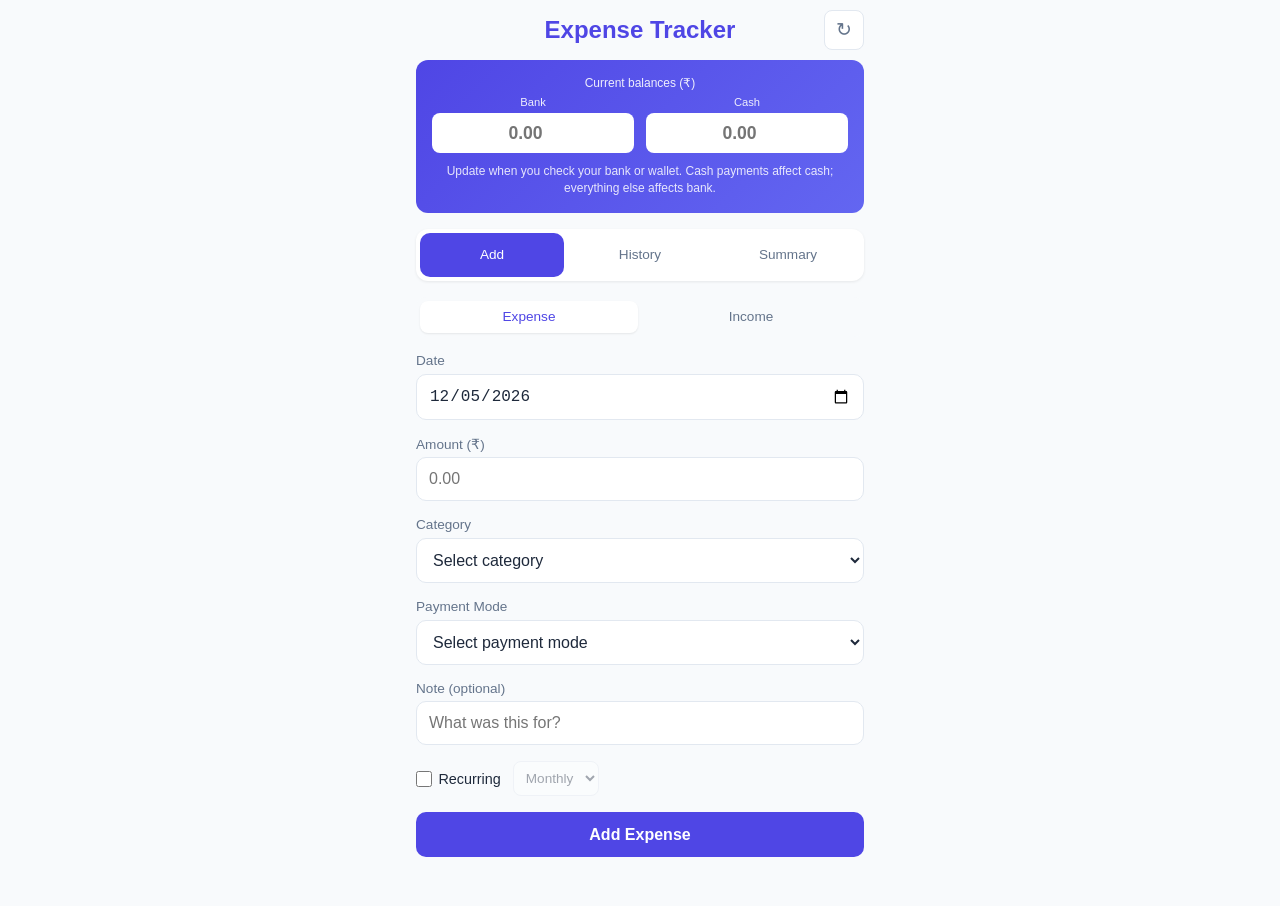
<file: index.html>
<!DOCTYPE html>
<html lang="en">
<head>
<meta charset="UTF-8">
<meta name="viewport" content="width=device-width, initial-scale=1.0, viewport-fit=cover, user-scalable=no">
<meta name="theme-color" content="#4f46e5">
<meta name="apple-mobile-web-app-capable" content="yes">
<meta name="apple-mobile-web-app-status-bar-style" content="default">
<meta name="apple-mobile-web-app-title" content="Expenses">
<link rel="manifest" href="manifest.json">
<link rel="apple-touch-icon" href="icon.svg">
<title>Expense Tracker</title>
<style>
*{margin:0;padding:0;box-sizing:border-box}
:root{--p:#4f46e5;--bg:#f8fafc;--card:#fff;--tx:#1e293b;--mt:#64748b;--bd:#e2e8f0;--dg:#ef4444;--ok:#10b981;--warn:#f59e0b}
body{font-family:-apple-system,BlinkMacSystemFont,'Segoe UI',Roboto,sans-serif;background:var(--bg);color:var(--tx);min-height:100vh;min-height:100dvh;padding-bottom:calc(2rem + env(safe-area-inset-bottom));padding-left:env(safe-area-inset-left);padding-right:env(safe-area-inset-right)}
.ctn{max-width:480px;margin:0 auto;padding:1rem}
header{text-align:center;margin-bottom:1rem}
header.hdr{display:flex;align-items:center;justify-content:center;position:relative}
header h1{font-size:1.5rem;color:var(--p)}
.refresh-btn{position:absolute;right:0;background:var(--card);border:1.5px solid var(--bd);border-radius:8px;width:40px;height:40px;font-size:1.2rem;line-height:1;color:var(--mt);cursor:pointer;touch-action:manipulation;-webkit-tap-highlight-color:transparent}
.refresh-btn:active{background:var(--bg);color:var(--p)}
header p{color:var(--mt);font-size:.9rem;margin-top:.25rem}
.tabs{display:flex;gap:.25rem;background:var(--card);border-radius:12px;padding:.25rem;margin-bottom:1rem;box-shadow:0 1px 3px rgba(0,0,0,.08)}
.tab{flex:1;padding:.75rem .5rem;border:none;background:0 0;border-radius:10px;font-size:.85rem;font-weight:500;color:var(--mt);cursor:pointer;touch-action:manipulation;-webkit-tap-highlight-color:transparent;min-height:44px}
.tab.active{background:var(--p);color:#fff}
.tc{display:none}.tc.active{display:block}
.fg{margin-bottom:1rem}
.fg label{display:block;font-size:.85rem;font-weight:500;margin-bottom:.35rem;color:var(--mt)}
.fg input,.fg select{width:100%;padding:.75rem;border:1.5px solid var(--bd);border-radius:10px;font-size:1rem;background:var(--card);color:var(--tx)}
.bp{width:100%;padding:.85rem;background:var(--p);color:#fff;border:none;border-radius:10px;font-size:1rem;font-weight:600;cursor:pointer}
.bp:active{transform:scale(.98)}
.fr{display:flex;align-items:center;gap:.75rem;margin-bottom:1rem}
.cl{display:flex;align-items:center;gap:.4rem;font-size:.9rem;cursor:pointer}
.cl input{width:1rem;height:1rem;accent-color:var(--p)}
.fr select{padding:.5rem;border:1.5px solid var(--bd);border-radius:8px;font-size:.85rem;background:var(--card);color:var(--tx)}
.fr select:disabled{opacity:.4}
.frow{display:flex;gap:.5rem;margin-bottom:1rem}
.frow select{flex:1;padding:.6rem;border:1.5px solid var(--bd);border-radius:10px;font-size:.85rem;background:var(--card);color:var(--tx)}
.ei{background:var(--card);border-radius:12px;padding:.85rem 1rem;margin-bottom:.5rem;display:flex;justify-content:space-between;align-items:center;box-shadow:0 1px 2px rgba(0,0,0,.05)}
.einf{flex:1;min-width:0}
.ecat{font-weight:600;font-size:.95rem}
.emeta{font-size:.78rem;color:var(--mt);margin-top:.2rem;overflow:hidden;text-overflow:ellipsis;white-space:nowrap}
.ert{display:flex;align-items:center;gap:.5rem;flex-shrink:0}
.eamt{font-size:1.05rem;font-weight:700;color:var(--dg);white-space:nowrap}
.eamt.inc{color:var(--ok)}
.type-toggle{display:flex;gap:.25rem;background:var(--bg);border-radius:10px;padding:.25rem;margin-bottom:1rem}
.type-toggle button{flex:1;padding:.55rem;border:none;background:0 0;border-radius:8px;font-size:.85rem;font-weight:500;color:var(--mt);cursor:pointer}
.type-toggle button.active{background:var(--card);color:var(--p);box-shadow:0 1px 2px rgba(0,0,0,.08)}
.exp-only{}.inc-only{display:none}
.form-income .exp-only{display:none}
.form-income .inc-only{display:block}
.edel{border:1px solid var(--dg);color:var(--dg);background:var(--card);font-size:.85rem;font-weight:600;cursor:pointer;padding:.5rem .75rem;border-radius:6px;line-height:1;min-width:44px;min-height:44px;touch-action:manipulation;-webkit-tap-highlight-color:transparent}
.edel:active{background:#fee2e2}
.tb{background:var(--p);color:#fff;text-align:center;padding:.75rem;border-radius:10px;font-weight:600;margin-top:1rem;font-size:1rem}
.rb{display:inline-block;font-size:.65rem;font-weight:600;text-transform:uppercase;background:#ede9fe;color:#7c3aed;padding:.15rem .45rem;border-radius:4px;margin-left:.4rem;vertical-align:middle}
.smn{display:flex;justify-content:space-between;align-items:center;margin-bottom:1rem}
.smn span{font-weight:600;font-size:1rem}
.nb{background:var(--card);border:1.5px solid var(--bd);border-radius:8px;padding:.4rem .8rem;font-size:1rem;cursor:pointer;color:var(--tx)}
.sc{background:var(--card);border-radius:12px;padding:.85rem 1rem;margin-bottom:.5rem;display:flex;justify-content:space-between;align-items:center;box-shadow:0 1px 2px rgba(0,0,0,.05)}
.sc .cn{font-weight:500;font-size:.9rem}
.sc .cb{height:4px;background:var(--bd);border-radius:2px;margin-top:.35rem;width:100%}
.sc .cbf{height:100%;background:var(--p);border-radius:2px}
.sc .ca{font-weight:700;color:var(--dg);white-space:nowrap;margin-left:1rem}
.ps{margin-top:1rem}.ps h3{font-size:.9rem;color:var(--mt);margin-bottom:.5rem}
.pi{display:flex;justify-content:space-between;padding:.5rem 0;border-bottom:1px solid var(--bd);font-size:.9rem}
.es{text-align:center;padding:3rem 1rem;color:var(--mt)}
.cc{background:var(--card);border-radius:12px;padding:1rem;margin-top:1rem;box-shadow:0 1px 2px rgba(0,0,0,.05);overflow:hidden}
.ct{font-size:.85rem;font-weight:600;color:var(--mt);margin-bottom:.75rem;text-transform:uppercase;letter-spacing:.04em}
.dw{display:flex;align-items:center;gap:1rem;overflow:hidden}
.dr{width:100px;height:100px;border-radius:50%;position:relative;flex-shrink:0}
.dc{position:absolute;top:50%;left:50%;transform:translate(-50%,-50%);width:58px;height:58px;background:var(--card);border-radius:50%;display:flex;flex-direction:column;justify-content:center;text-align:center}
.dc .dt{font-size:.8rem;font-weight:700;color:var(--tx);line-height:1.1}
.dc .dl{font-size:.6rem;color:var(--mt)}
.dleg{flex:1;min-width:0;display:flex;flex-direction:column;gap:.3rem;overflow:hidden}
.li{display:flex;align-items:center;gap:.35rem;font-size:.72rem;color:var(--tx);min-width:0}
.ld{width:7px;height:7px;border-radius:50%;flex-shrink:0}
.ln{overflow:hidden;text-overflow:ellipsis;white-space:nowrap;flex:1;min-width:0}
.lv{font-weight:600;color:var(--mt);flex-shrink:0}
.bch{display:flex;align-items:flex-end;gap:1px;height:90px;padding-bottom:1.1rem;position:relative}
.bch::after{content:'';position:absolute;bottom:1rem;left:0;right:0;height:1px;background:var(--bd)}
.bco{flex:1;display:flex;flex-direction:column;align-items:center;position:relative;z-index:1;min-width:0}
.ba{width:100%;max-width:12px;background:var(--p);border-radius:2px 2px 0 0;min-height:1px;position:relative;flex-shrink:1;cursor:pointer}
.bl{font-size:.55rem;color:var(--mt);position:absolute;bottom:-.95rem;white-space:nowrap;line-height:1}
.bt{display:none;position:absolute;top:-1.5rem;left:50%;transform:translateX(-50%);background:var(--tx);color:#fff;font-size:.6rem;padding:.15rem .35rem;border-radius:4px;white-space:nowrap;pointer-events:none;z-index:10}
.ba:hover .bt{display:block}
.tr{display:flex;align-items:center;gap:.4rem;margin-bottom:.4rem}
.tl{font-size:.72rem;color:var(--mt);width:36px;flex-shrink:0;text-align:right}
.tt{flex:1;height:18px;background:var(--bd);border-radius:4px;overflow:hidden;min-width:0}
.tf{height:100%;background:var(--p);border-radius:4px;min-width:2px}
.tv{font-size:.7rem;font-weight:600;color:var(--tx);width:60px;text-align:right;flex-shrink:0;overflow:hidden;text-overflow:ellipsis}
.tst{position:fixed;bottom:2rem;left:50%;transform:translateX(-50%) translateY(100px);background:var(--tx);color:#fff;padding:.75rem 1.5rem;border-radius:10px;font-size:.9rem;transition:transform .3s;z-index:100;pointer-events:none}
.tst.show{transform:translateX(-50%) translateY(0)}
.ov{background:var(--card);border-radius:12px;padding:1rem;margin-bottom:1rem;box-shadow:0 1px 3px rgba(0,0,0,.08)}
.ov h2{font-size:.85rem;color:var(--mt);font-weight:600;margin-bottom:.75rem;text-transform:uppercase;letter-spacing:.04em}
.ovg{display:grid;grid-template-columns:repeat(3,1fr);gap:.5rem;margin-bottom:.75rem}
.ovc{text-align:center;padding:.6rem .25rem;background:var(--bg);border-radius:10px}
.ovc .ol{font-size:.68rem;color:var(--mt);margin-bottom:.2rem}
.ovc .ov{font-size:.95rem;font-weight:700}
.ovc.salary .ov{color:var(--ok)}
.ovc.spent .ov{color:var(--dg)}
.ovc.left .ov{color:var(--p)}
.ovc.balance .ov{color:var(--p)}
.balance-box{background:linear-gradient(135deg,#4f46e5,#6366f1);color:#fff;border-radius:12px;padding:1rem;margin-bottom:1rem;text-align:center}
.balance-box label{display:block;font-size:.75rem;opacity:.9;margin-bottom:.35rem}
.balance-box input{width:100%;padding:.6rem;border:none;border-radius:8px;font-size:1.1rem;font-weight:700;text-align:center;color:var(--tx)}
.balance-grid{display:grid;grid-template-columns:1fr 1fr;gap:.75rem;margin-top:.35rem}
.balance-total{font-size:.85rem;margin-top:.6rem;opacity:.95}
.pbar{height:8px;background:var(--bd);border-radius:4px;overflow:hidden;margin-bottom:.35rem}
.pfill{height:100%;border-radius:4px;transition:width .3s}
.phint{font-size:.75rem;color:var(--mt);text-align:center}
.salary-row{margin-bottom:1rem}
.salary-row input{font-size:.95rem}
.salary-settings{display:grid;grid-template-columns:1fr 1fr;gap:.5rem;margin-bottom:1rem}
.salary-hint{font-size:.75rem;color:var(--mt);margin:-.5rem 0 1rem;line-height:1.4}
.cat-pct{font-size:.72rem;color:var(--mt);margin-top:.15rem}
.period-adj{margin-bottom:1rem}
.install-tip{background:var(--card);border:1px solid var(--bd);border-radius:12px;padding:.85rem 1rem;margin-bottom:1rem;display:none;box-shadow:0 1px 3px rgba(0,0,0,.08)}
.install-tip.show{display:block}
.install-tip p{font-size:.8rem;color:var(--tx);line-height:1.45;margin-bottom:.5rem}
.install-tip button{background:0 0;border:none;color:var(--mt);font-size:.75rem;cursor:pointer;padding:0}
@media(max-width:480px){
  .ctn{padding:.75rem;padding-top:calc(.75rem + env(safe-area-inset-top))}
  .dw{flex-direction:column;align-items:center}
  .dleg{width:100%}
  .tv{width:50px;font-size:.65rem}
  .frow{flex-direction:column}
  .frow select{width:100%;font-size:1rem;padding:.75rem}
  .salary-settings{grid-template-columns:1fr}
  .ovc .ov{font-size:.85rem}
  .fg input,.fg select{font-size:16px}
}
</style>
</head>
<body>
<div class="ctn">
<header class="hdr"><h1>Expense Tracker</h1><button type="button" id="hardRefresh" class="refresh-btn" title="Hard refresh" aria-label="Hard refresh">↻</button></header>
<div id="installTip" class="install-tip">
  <p id="installText"></p>
  <button type="button" id="dismissInstall">Got it</button>
</div>
<div class="balance-box">
  <label>Current balances (₹)</label>
  <div class="balance-grid">
    <div><label for="bankBalance" style="font-size:.7rem;opacity:.9">Bank</label><input type="number" id="bankBalance" step="0.01" min="0" placeholder="0.00"></div>
    <div><label for="cashBalance" style="font-size:.7rem;opacity:.9">Cash</label><input type="number" id="cashBalance" step="0.01" min="0" placeholder="0.00"></div>
  </div>
  <p id="balanceTotal" class="balance-total"></p>
  <p class="salary-hint" style="color:rgba(255,255,255,.85);margin:.5rem 0 0">Update when you check your bank or wallet. Cash payments affect cash; everything else affects bank.</p>
</div>
<div class="tabs">
  <button class="tab active" data-tab="add">Add</button>
  <button class="tab" data-tab="history">History</button>
  <button class="tab" data-tab="summary">Summary</button>
</div>
<div id="add" class="tc active">
  <div class="type-toggle">
    <button type="button" class="active" data-form="expense">Expense</button>
    <button type="button" data-form="income">Income</button>
  </div>
  <form id="expenseForm">
    <div class="fg"><label>Date</label><input type="date" id="date" required></div>
    <div class="fg"><label>Amount (₹)</label><input type="number" id="amount" step="0.01" min="0" placeholder="0.00" required></div>
    <div class="fg exp-only"><label>Category</label><select id="category"><option value="">Select category</option></select></div>
    <div class="fg exp-only"><label>Payment Mode</label><select id="paymentMode"><option value="">Select payment mode</option><option>Cash</option><option>UPI</option><option>Credit Card</option><option>Debit Card</option><option>Net Banking</option><option>Wallet</option></select></div>
    <div class="fg inc-only"><label>Category</label><select id="incomeCategory"><option value="">Select category</option></select></div>
    <div class="fg inc-only"><label>Received via</label><select id="incomeMode"><option value="Bank">Bank</option><option value="Cash">Cash</option></select></div>
    <div class="fg exp-only"><label>Note (optional)</label><input type="text" id="note" placeholder="What was this for?"></div>
    <div class="fr exp-only"><label class="cl"><input type="checkbox" id="isRecurring"><span>Recurring</span></label><select id="frequency" disabled><option value="monthly">Monthly</option><option value="weekly">Weekly</option><option value="yearly">Yearly</option></select></div>
    <button type="submit" class="bp" id="submitBtn">Add Expense</button>
  </form>
</div>
<div id="history" class="tc">
  <div class="frow">
    <select id="filterType"><option value="">All</option><option value="expense">Expenses</option><option value="income">Income</option></select>
    <select id="filterCategory"><option value="">All Categories</option></select>
    <select id="filterMonth"></select>
  </div>
  <div id="expenseList"></div>
  <div id="historyTotal" class="tb" style="display:none"></div>
</div>
<div id="summary" class="tc">
  <div class="smn"><button id="prevMonth" class="nb">&larr;</button><span id="summaryMonthLabel"></span><button id="nextMonth" class="nb">&rarr;</button></div>
  <div id="overview" class="ov"></div>
  <div id="summaryCards"></div>
  <div id="summaryTotal" class="tb"></div>
  <div id="donutChart" class="cc"></div>
  <div id="dailyChart" class="cc"></div>
  <div id="trendChart" class="cc"></div>
  <div id="paymentSummary" class="ps"></div>
</div>
<div id="toast" class="tst"></div>
</div>
<script>
function uuid() {
  if (typeof crypto !== 'undefined' && crypto.randomUUID) {
    return crypto.randomUUID();
  }
  return 'xxxxxxxx-xxxx-4xxx-yxxx-xxxxxxxxxxxx'.replace(/[xy]/g, function(c) {
    var r = Math.random() * 16 | 0;
    var v = c === 'x' ? r : (r & 0x3 | 0x8);
    return v.toString(16);
  });
}

var expenses = [];
var income = [];
var summaryDate = new Date();
var formMode = 'expense';
var CATEGORIES = [
  'Food & Dining', 'Transport', 'Shopping', 'Bills & Utilities',
  'Entertainment', 'Health', 'Education',
  'Savings', 'Amma', 'Kumari', 'Nanna', 'Sai',
  'Other'
];

function populateCategorySelects() {
  var opts = '<option value="">Select category</option>';
  var filt = '<option value="">All Categories</option>';
  for (var i = 0; i < CATEGORIES.length; i++) {
    opts += '<option>' + CATEGORIES[i] + '</option>';
    filt += '<option>' + CATEGORIES[i] + '</option>';
  }
  document.getElementById('category').innerHTML = opts;
  document.getElementById('incomeCategory').innerHTML = opts;
  document.getElementById('filterCategory').innerHTML = filt;
}

function gA() {
  try { return JSON.parse(localStorage.getItem('expenses') || '[]'); }
  catch(e) { localStorage.removeItem('expenses'); return []; }
}
function sA(d) { localStorage.setItem('expenses', JSON.stringify(d)); }

function gI() {
  try { return JSON.parse(localStorage.getItem('income') || '[]'); }
  catch(e) { localStorage.removeItem('income'); return []; }
}
function sI(d) { localStorage.setItem('income', JSON.stringify(d)); }

function addInc(item) {
  var all = gI();
  item.id = uuid();
  item.created_at = new Date().toISOString();
  all.push(item);
  sI(all);
  return item;
}

function fetchIncome() {
  return gI().sort(function(a, b) { return b.date.localeCompare(a.date); });
}

function itemInMonth(item, yr, mo) {
  var d = new Date(item.date);
  return d.getFullYear() === yr && d.getMonth() === mo;
}

function incomeInMonth(yr, mo) {
  var total = 0;
  for (var i = 0; i < income.length; i++) {
    if (itemInMonth(income[i], yr, mo)) total += income[i].amount;
  }
  return total;
}

function monthLabel(d) {
  return d.toLocaleString('default', { month: 'long', year: 'numeric' });
}

function migrateBalance() {
  var old = localStorage.getItem('currentBalance');
  if (old && localStorage.getItem('bankBalance') === null && localStorage.getItem('cashBalance') === null) {
    localStorage.setItem('bankBalance', old);
    localStorage.removeItem('currentBalance');
  }
}

function isCashPayment(mode) {
  return String(mode || '').toLowerCase() === 'cash';
}

function getBankBalance() {
  var v = parseFloat(localStorage.getItem('bankBalance') || '0');
  return isNaN(v) ? 0 : v;
}
function getCashBalance() {
  var v = parseFloat(localStorage.getItem('cashBalance') || '0');
  return isNaN(v) ? 0 : v;
}
function getTotalBalance() {
  return getBankBalance() + getCashBalance();
}

function setBankBalance(n) {
  localStorage.setItem('bankBalance', String(n || 0));
}
function setCashBalance(n) {
  localStorage.setItem('cashBalance', String(n || 0));
}

function adjustBalance(delta, paymentMode) {
  if (isCashPayment(paymentMode)) setCashBalance(getCashBalance() + delta);
  else setBankBalance(getBankBalance() + delta);
}

function updateBalanceTotal() {
  var el = document.getElementById('balanceTotal');
  if (!el) return;
  var total = getTotalBalance();
  el.textContent = total ? 'Total: ₹' + fmtNum(total) : '';
}

function toISO(d) {
  return d.getFullYear() + '-' + String(d.getMonth() + 1).padStart(2, '0') + '-' + String(d.getDate()).padStart(2, '0');
}

function renderOverview(bank, cash, spent, monthIncome, monthName) {
  var el = document.getElementById('overview');
  var total = bank + cash;
  var base = total > 0 ? total : (monthIncome || spent || 1);
  if (!total && !spent && !monthIncome) {
    el.innerHTML = '<h2>This month</h2><p class="phint">Set bank and cash balances above, then log expenses and income.</p>';
    return;
  }
  var pct = spent > 0 ? Math.min((spent / base) * 100, 100) : 0;
  var barColor = spent > base ? 'var(--dg)' : pct > 80 ? 'var(--warn)' : 'var(--ok)';
  el.innerHTML =
    '<h2>This month</h2>' +
    '<div class="ovg">' +
    '<div class="ovc balance"><div class="ol">Bank</div><div class="ov">₹' + fmtNum(bank) + '</div></div>' +
    '<div class="ovc left"><div class="ol">Cash</div><div class="ov">₹' + fmtNum(cash) + '</div></div>' +
    '<div class="ovc salary"><div class="ol">Total</div><div class="ov">₹' + fmtNum(total) + '</div></div>' +
    '</div>' +
    '<div class="pbar"><div class="pfill" style="width:' + pct + '%;background:' + barColor + '"></div></div>' +
    '<p class="phint">' + monthName + '<br>Spent ₹' + fmtNum(spent) + ' · Income ₹' + fmtNum(monthIncome) + (spent > 0 ? ' · ' + (spent / base * 100).toFixed(1) + '% of ' + (total > 0 ? 'balance' : 'income') : '') + '</p>';
}

function addExp(exp) {
  var all = gA();
  exp.id = uuid();
  exp.created_at = new Date().toISOString();
  all.push(exp);
  sA(all);
  return exp;
}

function delExp(id) {
  var all = gA();
  sA(all.filter(function(e) { return e.id !== id; }));
}

function fetchAll() {
  return gA().sort(function(a, b) { return b.date.localeCompare(a.date); });
}

function fmtDate(d) { return new Date(d).toLocaleDateString('en-IN', { day: 'numeric', month: 'short' }); }
function fmtNum(n) { return n.toLocaleString('en-IN', { minimumFractionDigits: 2, maximumFractionDigits: 2 }); }
function esc(s) { var d = document.createElement('div'); d.textContent = s; return d.innerHTML; }
function toast(m) {
  var t = document.getElementById('toast');
  t.textContent = m;
  t.classList.add('show');
  setTimeout(function() { t.classList.remove('show'); }, 2000);
}

function hardRefresh() {
  toast('Loading latest version…');
  var steps = [];
  if ('serviceWorker' in navigator) {
    steps.push(navigator.serviceWorker.getRegistrations().then(function(regs) {
      return Promise.all(regs.map(function(reg) { return reg.unregister(); }));
    }));
  }
  if (window.caches) {
    steps.push(caches.keys().then(function(keys) {
      return Promise.all(keys.map(function(key) { return caches.delete(key); }));
    }));
  }
  Promise.all(steps).then(function() {
    window.location.href = window.location.pathname.split('?')[0] + '?r=' + Date.now();
  }).catch(function() {
    window.location.reload();
  });
}

function doDelete(id, type) {
  if (!id) return;
  id = String(id);
  type = type || 'expense';
  try {
    if (type === 'income') {
      var incAll = gI(), incItem = null;
      for (var ii = 0; ii < incAll.length; ii++) {
        if (String(incAll[ii].id) === id) { incItem = incAll[ii]; break; }
      }
      if (incItem) adjustBalance(-incItem.amount, incItem.payment_mode || 'Bank');
      sI(incAll.filter(function(e) { return String(e.id) !== id; }));
      income = fetchIncome();
    } else {
      var all = gA();
      var found = null;
      for (var i = 0; i < all.length; i++) {
        if (String(all[i].id) === id) { found = all[i]; break; }
      }
      if (found && found.is_recurring) {
        var toRemove = all.filter(function(e) { return String(e.recurring_id) === id || String(e.id) === id; });
        for (var ri = 0; ri < toRemove.length; ri++) adjustBalance(toRemove[ri].amount, toRemove[ri].payment_mode);
        sA(all.filter(function(e) { return String(e.recurring_id) !== id && String(e.id) !== id; }));
      } else {
        if (found) adjustBalance(found.amount, found.payment_mode);
        sA(all.filter(function(e) { return String(e.id) !== id; }));
      }
      expenses = fetchAll();
      popMonthFilter();
    }
    renderHistory();
    renderSummary();
    toast('Deleted');
  } catch(e) { console.error('delete error', e); toast('Error deleting'); }
}

function renderHistory() {
  var cat = document.getElementById('filterCategory').value;
  var mv = document.getElementById('filterMonth').value;
  var ft = document.getElementById('filterType').value;
  document.getElementById('filterCategory').style.display = '';

  var filteredExp = expenses.filter(function(e) {
    if (cat && e.category !== cat) return false;
    if (mv && mv !== 'all') {
      var d = new Date(e.date);
      return (d.getFullYear() + '-' + String(d.getMonth() + 1).padStart(2, '0')) === mv;
    }
    if (!mv) {
      var now = new Date();
      return itemInMonth(e, now.getFullYear(), now.getMonth());
    }
    return true;
  });

  var filteredInc = income.filter(function(e) {
    var incCat = e.category || e.source || '';
    if (cat && incCat !== cat) return false;
    if (mv && mv !== 'all') {
      var d = new Date(e.date);
      return (d.getFullYear() + '-' + String(d.getMonth() + 1).padStart(2, '0')) === mv;
    }
    if (!mv) {
      var now2 = new Date();
      return itemInMonth(e, now2.getFullYear(), now2.getMonth());
    }
    return true;
  });

  var items = [];
  if (ft !== 'income') {
    for (var a = 0; a < filteredExp.length; a++) {
      items.push({ kind: 'expense', data: filteredExp[a], sort: filteredExp[a].date });
    }
  }
  if (ft !== 'expense') {
    for (var b = 0; b < filteredInc.length; b++) {
      items.push({ kind: 'income', data: filteredInc[b], sort: filteredInc[b].date });
    }
  }
  items.sort(function(x, y) { return y.sort.localeCompare(x.sort); });

  var list = document.getElementById('expenseList');
  var tb = document.getElementById('historyTotal');
  if (!items.length) {
    list.innerHTML = '<div class="es"><p>Nothing found</p></div>';
    tb.style.display = 'none';
    return;
  }

  var html = '';
  var expTotal = 0, incTotal = 0;
  for (var i = 0; i < items.length; i++) {
    var it = items[i];
    if (it.kind === 'expense') {
      var e = it.data;
      expTotal += e.amount;
      var badge = e.is_recurring ? '<span class="rb">' + (e.frequency || 'monthly') + '</span>' : e.recurring_id ? '<span class="rb">auto</span>' : '';
      html += '<div class="ei"><div class="einf"><div class="ecat">' + esc(e.category) + badge + '</div>';
      html += '<div class="emeta">' + fmtDate(e.date) + ' &middot; ' + esc(e.payment_mode) + (e.note ? ' &middot; ' + esc(e.note) : '') + '</div></div>';
      html += '<div class="ert"><div class="eamt">₹' + fmtNum(e.amount) + '</div>';
      html += '<button type="button" class="edel" data-id="' + esc(e.id) + '" data-type="expense">✕</button></div></div>';
    } else {
      var inc = it.data;
      incTotal += inc.amount;
      html += '<div class="ei"><div class="einf"><div class="ecat">' + esc(inc.category || inc.source || 'Income') + '</div>';
      html += '<div class="emeta">' + fmtDate(inc.date) + ' &middot; ' + esc(inc.payment_mode || 'Bank') + '</div></div>';
      html += '<div class="ert"><div class="eamt inc">+₹' + fmtNum(inc.amount) + '</div>';
      html += '<button type="button" class="edel" data-id="' + esc(inc.id) + '" data-type="income">✕</button></div></div>';
    }
  }
  list.innerHTML = html;

  var parts = [];
  if (ft !== 'income' && expTotal) parts.push('Spent: ₹' + fmtNum(expTotal));
  if (ft !== 'expense' && incTotal) parts.push('Income: ₹' + fmtNum(incTotal));
  if (ft === '' && expTotal && incTotal) parts.push('Left: ₹' + fmtNum(incTotal - expTotal));
  tb.textContent = parts.join(' · ') || 'Total: ₹0.00';
  tb.style.display = 'block';
}

function popMonthFilter() {
  var s = document.getElementById('filterMonth');
  var c = s.value;
  var months = {};
  for (var i = 0; i < expenses.length; i++) {
    var d = new Date(expenses[i].date);
    months[d.getFullYear() + '-' + String(d.getMonth() + 1).padStart(2, '0')] = true;
  }
  for (var ii = 0; ii < income.length; ii++) {
    var d2 = new Date(income[ii].date);
    months[d2.getFullYear() + '-' + String(d2.getMonth() + 1).padStart(2, '0')] = true;
  }
  var sorted = Object.keys(months).sort().reverse();
  var now = new Date();
  var tm = now.getFullYear() + '-' + String(now.getMonth() + 1).padStart(2, '0');
  s.innerHTML = '<option value="">This Month</option><option value="all">All Time</option>';
  for (var j = 0; j < sorted.length; j++) {
    if (sorted[j] === tm) continue;
    var p = sorted[j].split('-');
    s.innerHTML += '<option value="' + sorted[j] + '">' + new Date(p[0], p[1] - 1).toLocaleString('default', { month: 'short', year: 'numeric' }) + '</option>';
  }
  if (c) {
    for (var k = 0; k < s.options.length; k++) {
      if (s.options[k].value === c) { s.value = c; break; }
    }
  }
}

function periodKey(date, freq) {
  var d = new Date(date);
  if (freq === 'weekly') { var s = new Date(d); s.setDate(d.getDate() - d.getDay()); return 'w' + s.toISOString().slice(0, 10); }
  if (freq === 'yearly') return 'y' + d.getFullYear();
  return 'm' + d.getFullYear() + '-' + String(d.getMonth() + 1).padStart(2, '0');
}

function genRecurring() {
  var now = new Date();
  var tpls = expenses.filter(function(e) { return e.is_recurring; });
  if (!tpls.length) return;
  var changed = false;
  for (var t = 0; t < tpls.length; t++) {
    var tpl = tpls[t];
    var freq = tpl.frequency || 'monthly';
    var tp = periodKey(tpl.date, freq);
    var cp = periodKey(now, freq);
    if (tp === cp) continue;
    var inst = expenses.filter(function(e) { return e.recurring_id === tpl.id; });
    var ag = false;
    for (var k = 0; k < inst.length; k++) {
      if (periodKey(inst[k].date, freq) === cp) { ag = true; break; }
    }
    if (ag) continue;
    var nd;
    if (freq === 'weekly') { nd = new Date(now); nd.setDate(now.getDate() - now.getDay()); }
    else if (freq === 'yearly') { nd = new Date(now.getFullYear(), new Date(tpl.date).getMonth(), new Date(tpl.date).getDate()); }
    else { nd = new Date(now.getFullYear(), now.getMonth(), new Date(tpl.date).getDate()); }
    if (nd > now) {
      if (freq === 'monthly') nd.setMonth(nd.getMonth() - 1);
      else if (freq === 'yearly') nd.setFullYear(nd.getFullYear() - 1);
      else nd.setDate(nd.getDate() - 7);
    }
    addExp({ date: nd.toISOString().slice(0, 10), amount: tpl.amount, category: tpl.category, payment_mode: tpl.payment_mode, note: tpl.note, is_recurring: false, frequency: null, recurring_id: tpl.id });
    adjustBalance(-tpl.amount, tpl.payment_mode);
    changed = true;
  }
  if (changed) { expenses = fetchAll(); popMonthFilter(); renderHistory(); }
}

var COL = ['#4f46e5', '#f59e0b', '#10b981', '#ef4444', '#8b5cf6', '#06b6d4', '#ec4899', '#84cc16'];

function syncBalanceInputs() {
  var bank = getBankBalance(), cash = getCashBalance();
  var bankEl = document.getElementById('bankBalance');
  var cashEl = document.getElementById('cashBalance');
  if (bankEl && document.activeElement !== bankEl) bankEl.value = bank || '';
  if (cashEl && document.activeElement !== cashEl) cashEl.value = cash || '';
  updateBalanceTotal();
}

function renderSummary() {
  var yr = summaryDate.getFullYear(), mo = summaryDate.getMonth();
  document.getElementById('summaryMonthLabel').textContent = monthLabel(summaryDate);
  var me = expenses.filter(function(e) { return itemInMonth(e, yr, mo); });
  var monthIncome = incomeInMonth(yr, mo);
  var bank = getBankBalance(), cash = getCashBalance(), total = getTotalBalance();
  var tot2 = 0;
  for (var m = 0; m < me.length; m++) tot2 += me[m].amount;
  syncBalanceInputs();
  renderOverview(bank, cash, tot2, monthIncome, monthLabel(summaryDate));

  var cm = {};
  for (var i = 0; i < me.length; i++) cm[me[i].category] = (cm[me[i].category] || 0) + me[i].amount;
  var mx = 1, ks = Object.keys(cm);
  for (var j = 0; j < ks.length; j++) if (cm[ks[j]] > mx) mx = cm[ks[j]];
  var cards = document.getElementById('summaryCards');
  var cats = ks.map(function(k) { return [k, cm[k]]; }).sort(function(a, b) { return b[1] - a[1]; });
  if (!cats.length) {
    cards.innerHTML = '<div class="es"><p>No expenses this month</p></div>';
    document.getElementById('donutChart').innerHTML = '';
    document.getElementById('dailyChart').innerHTML = '';
    document.getElementById('trendChart').innerHTML = '';
  } else {
    var ch = '';
    for (var k = 0; k < cats.length; k++) {
      var pctBase = total > 0 ? total : monthIncome;
      var pctSal = pctBase ? ((cats[k][1] / pctBase) * 100).toFixed(1) : null;
      ch += '<div class="sc"><div style="flex:1;min-width:0"><div class="cn">' + esc(cats[k][0]) + '</div>';
      if (pctSal) ch += '<div class="cat-pct">' + pctSal + '% of ' + (total > 0 ? 'balance' : 'income') + '</div>';
      ch += '<div class="cb"><div class="cbf" style="width:' + (cats[k][1] / mx * 100) + '%"></div></div></div><div class="ca">₹' + fmtNum(cats[k][1]) + '</div></div>';
    }
    cards.innerHTML = ch;
    var tot = 0;
    for (var a = 0; a < cats.length; a++) tot += cats[a][1];
    var cum = 0, gp = [];
    for (var b = 0; b < cats.length; b++) { var st = cum; cum += (cats[b][1] / tot) * 100; gp.push(COL[b % COL.length] + ' ' + st + '% ' + cum + '%'); }
    var lg = '';
    for (var c = 0; c < cats.length; c++) {
      lg += '<div class="li"><span class="ld" style="background:' + COL[c % COL.length] + '"></span><span class="ln">' + esc(cats[c][0]) + '</span><span class="lv">' + ((cats[c][1] / tot) * 100).toFixed(1) + '%</span></div>';
    }
    document.getElementById('donutChart').innerHTML = '<div class="ct">Spending by Category</div><div class="dw"><div class="dr" style="background:conic-gradient(' + gp.join(', ') + ')"><div class="dc"><div class="dt">₹' + fmtNum(tot) + '</div><div class="dl">total</div></div></div><div class="dleg">' + lg + '</div></div>';
    var dim = new Date(yr, mo + 1, 0).getDate(), dm = {};
    for (var d = 0; d < me.length; d++) {
      var day = new Date(me[d].date).getDate();
      dm[day] = (dm[day] || 0) + me[d].amount;
    }
    var md = 1, dk = Object.keys(dm);
    for (var e = 0; e < dk.length; e++) if (dm[dk[e]] > md) md = dm[dk[e]];
    var bs = '';
    for (var g = 1; g <= dim; g++) {
      var at = dm[g] || 0, h = Math.max((at / md) * 75, 1);
      var sl = dim <= 15 ? (g === 1 || g % 3 === 0 || g === dim) : (g === 1 || g % 7 === 0 || g === dim);
      bs += '<div class="bco"><div class="ba" style="height:' + h + 'px"><div class="bt">Day ' + g + ': ₹' + fmtNum(at) + '</div></div>' + (sl ? '<span class="bl">' + g + '</span>' : '') + '</div>';
    }
    document.getElementById('dailyChart').innerHTML = '<div class="ct">Daily Spending</div><div class="bch">' + bs + '</div>';
    var ms = [];
    for (var i2 = 5; i2 >= 0; i2--) {
      var mm = mo - i2, yy = yr;
      while (mm < 0) { mm += 12; yy--; }
      ms.push({ year: yy, month: mm });
    }
    var mt = ms.map(function(o) {
      var tt = 0;
      for (var i3 = 0; i3 < expenses.length; i3++) {
        if (itemInMonth(expenses[i3], o.year, o.month)) tt += expenses[i3].amount;
      }
      return { l: new Date(o.year, o.month).toLocaleString('default', { month: 'short' }), t: tt };
    });
    var mxT = 1;
    for (var j2 = 0; j2 < mt.length; j2++) if (mt[j2].t > mxT) mxT = mt[j2].t;
    var th = '<div class="ct">6-Month Trend</div>';
    for (var k2 = 0; k2 < mt.length; k2++) th += '<div class="tr"><span class="tl">' + mt[k2].l + '</span><div class="tt"><div class="tf" style="width:' + (mt[k2].t / mxT * 100) + '%"></div></div><span class="tv">₹' + fmtNum(mt[k2].t) + '</span></div>';
    document.getElementById('trendChart').innerHTML = th;
  }
  document.getElementById('summaryTotal').textContent = 'Total spent: ₹' + fmtNum(tot2);
  var pm = {};
  for (var p = 0; p < me.length; p++) pm[me[p].payment_mode] = (pm[me[p].payment_mode] || 0) + me[p].amount;
  var pd = document.getElementById('paymentSummary'), pk = Object.keys(pm);
  if (pk.length > 0) {
    pk.sort(function(a, b) { return pm[b] - pm[a]; });
    var ph = '<h3>Payment Mode Breakdown</h3>';
    for (var q = 0; q < pk.length; q++) ph += '<div class="pi"><span>' + esc(pk[q]) + '</span><span>₹' + fmtNum(pm[pk[q]]) + '</span></div>';
    pd.innerHTML = ph;
  } else { pd.innerHTML = ''; }
}

function setFormMode(mode) {
  formMode = mode;
  var form = document.getElementById('expenseForm');
  var btn = document.getElementById('submitBtn');
  document.querySelectorAll('.type-toggle button').forEach(function(b) {
    b.classList.toggle('active', b.dataset.form === mode);
  });
  form.classList.toggle('form-income', mode === 'income');
  btn.textContent = mode === 'income' ? 'Add Income' : 'Add Expense';
  document.getElementById('category').required = mode === 'expense';
  document.getElementById('paymentMode').required = mode === 'expense';
  document.getElementById('incomeCategory').required = mode === 'income';
}

function init() {
  try {
  document.getElementById('date').valueAsDate = new Date();
  populateCategorySelects();
  setFormMode('expense');

  document.getElementById('hardRefresh').addEventListener('click', hardRefresh);

  document.querySelectorAll('.tab').forEach(function(tab) {
    tab.addEventListener('click', function() {
      document.querySelectorAll('.tab').forEach(function(t) { t.classList.remove('active'); });
      document.querySelectorAll('.tc').forEach(function(c) { c.classList.remove('active'); });
      tab.classList.add('active');
      document.getElementById(tab.dataset.tab).classList.add('active');
      if (tab.dataset.tab === 'summary') renderSummary();
      if (tab.dataset.tab === 'history') renderHistory();
    });
  });

  document.getElementById('isRecurring').addEventListener('change', function(e) {
    document.getElementById('frequency').disabled = !e.target.checked;
  });

  document.querySelectorAll('.type-toggle button').forEach(function(b) {
    b.addEventListener('click', function() { setFormMode(b.dataset.form); });
  });

  document.getElementById('expenseForm').addEventListener('submit', function(e) {
    e.preventDefault();
    var amount = parseFloat(document.getElementById('amount').value);
    var date = document.getElementById('date').value;
    if (formMode === 'income') {
      var incCat = document.getElementById('incomeCategory').value;
      if (!incCat) {
        toast('Pick a category');
        return;
      }
      var incMode = document.getElementById('incomeMode').value;
      addInc({ date: date, amount: amount, category: incCat, payment_mode: incMode });
      adjustBalance(amount, incMode);
      toast('Income added!');
      income = fetchIncome();
    } else {
      var ir = document.getElementById('isRecurring').checked;
      if (!document.getElementById('category').value || !document.getElementById('paymentMode').value) {
        toast('Pick category and payment mode');
        return;
      }
      addExp({
        date: date,
        amount: amount,
        category: document.getElementById('category').value,
        payment_mode: document.getElementById('paymentMode').value,
        note: document.getElementById('note').value.trim() || null,
        is_recurring: ir,
        frequency: ir ? document.getElementById('frequency').value : null
      });
      adjustBalance(-amount, document.getElementById('paymentMode').value);
      toast(ir ? 'Recurring added!' : 'Added!');
      expenses = fetchAll();
    }
    e.target.reset();
    document.getElementById('frequency').disabled = true;
    document.getElementById('date').valueAsDate = new Date();
    setFormMode(formMode);
    popMonthFilter();
    renderHistory();
    renderSummary();
  });

  document.getElementById('filterType').addEventListener('change', renderHistory);

  document.getElementById('filterCategory').addEventListener('change', renderHistory);
  document.getElementById('filterMonth').addEventListener('change', renderHistory);

  document.getElementById('prevMonth').addEventListener('click', function() {
    summaryDate.setMonth(summaryDate.getMonth() - 1);
    renderSummary();
  });
  document.getElementById('nextMonth').addEventListener('click', function() {
    summaryDate.setMonth(summaryDate.getMonth() + 1);
    renderSummary();
  });

  var balanceInput = document.getElementById('bankBalance');
  var cashInput = document.getElementById('cashBalance');
  balanceInput.addEventListener('change', function() {
    setBankBalance(parseFloat(balanceInput.value) || 0);
    syncBalanceInputs();
    renderSummary();
    toast('Bank balance updated');
  });
  cashInput.addEventListener('change', function() {
    setCashBalance(parseFloat(cashInput.value) || 0);
    syncBalanceInputs();
    renderSummary();
    toast('Cash balance updated');
  });

  document.addEventListener('click', function(ev) {
    var t = ev.target.nodeType === 3 ? ev.target.parentElement : ev.target;
    var btn = t && t.closest ? t.closest('.edel') : null;
    if (!btn && t) {
      while (t && t !== document) {
        if (t.classList && t.classList.contains('edel')) { btn = t; break; }
        t = t.parentNode;
      }
    }
    if (btn) {
      var delId = btn.getAttribute('data-id');
      if (delId) {
        ev.preventDefault();
        doDelete(delId, btn.getAttribute('data-type') || 'expense');
      }
    }
  });

  migrateBalance();
  expenses = fetchAll();
  income = fetchIncome();
  summaryDate = new Date();
  popMonthFilter();
  renderHistory();
  syncBalanceInputs();
  try { genRecurring(); } catch(e) { console.error('recurring error', e); }
  setupMobile();
  if ('serviceWorker' in navigator) {
    navigator.serviceWorker.getRegistrations().then(function(regs) {
      return Promise.all(regs.map(function(reg) {
        var url = reg.active && reg.active.scriptURL ? reg.active.scriptURL : '';
        if (url.indexOf('sw-v3.js') === -1) return reg.unregister();
      }));
    }).then(function() {
      return navigator.serviceWorker.register('sw-v3.js');
    }).then(function(reg) {
      reg.update();
      if (reg.waiting) reg.waiting.postMessage({ type: 'SKIP_WAITING' });
    }).catch(function() {});
    navigator.serviceWorker.addEventListener('controllerchange', function() {
      if (!window._swReloaded) {
        window._swReloaded = true;
        window.location.reload();
      }
    });
  }
  } catch(e) { console.error('init error', e); }
}

function setupMobile() {
  var standalone = window.matchMedia('(display-mode: standalone)').matches || window.navigator.standalone;
  if (standalone || localStorage.getItem('installDismissed')) return;
  var ua = navigator.userAgent || '';
  var mobile = /iPhone|iPad|iPod|Android/i.test(ua);
  if (!mobile) return;
  var tip = document.getElementById('installTip');
  var text = document.getElementById('installText');
  if (/iPhone|iPad|iPod/i.test(ua)) {
    text.textContent = 'Tip: Tap Share in Safari, then "Add to Home Screen" to use this like an app — works offline after that.';
  } else {
    text.textContent = 'Tip: Open browser menu and "Add to Home screen" or "Install app" to use this like an app — works offline after that.';
  }
  tip.classList.add('show');
  document.getElementById('dismissInstall').addEventListener('click', function() {
    localStorage.setItem('installDismissed', '1');
    tip.classList.remove('show');
  });
}

document.addEventListener('DOMContentLoaded', init);
</script>
</body>
</html>
</file>
